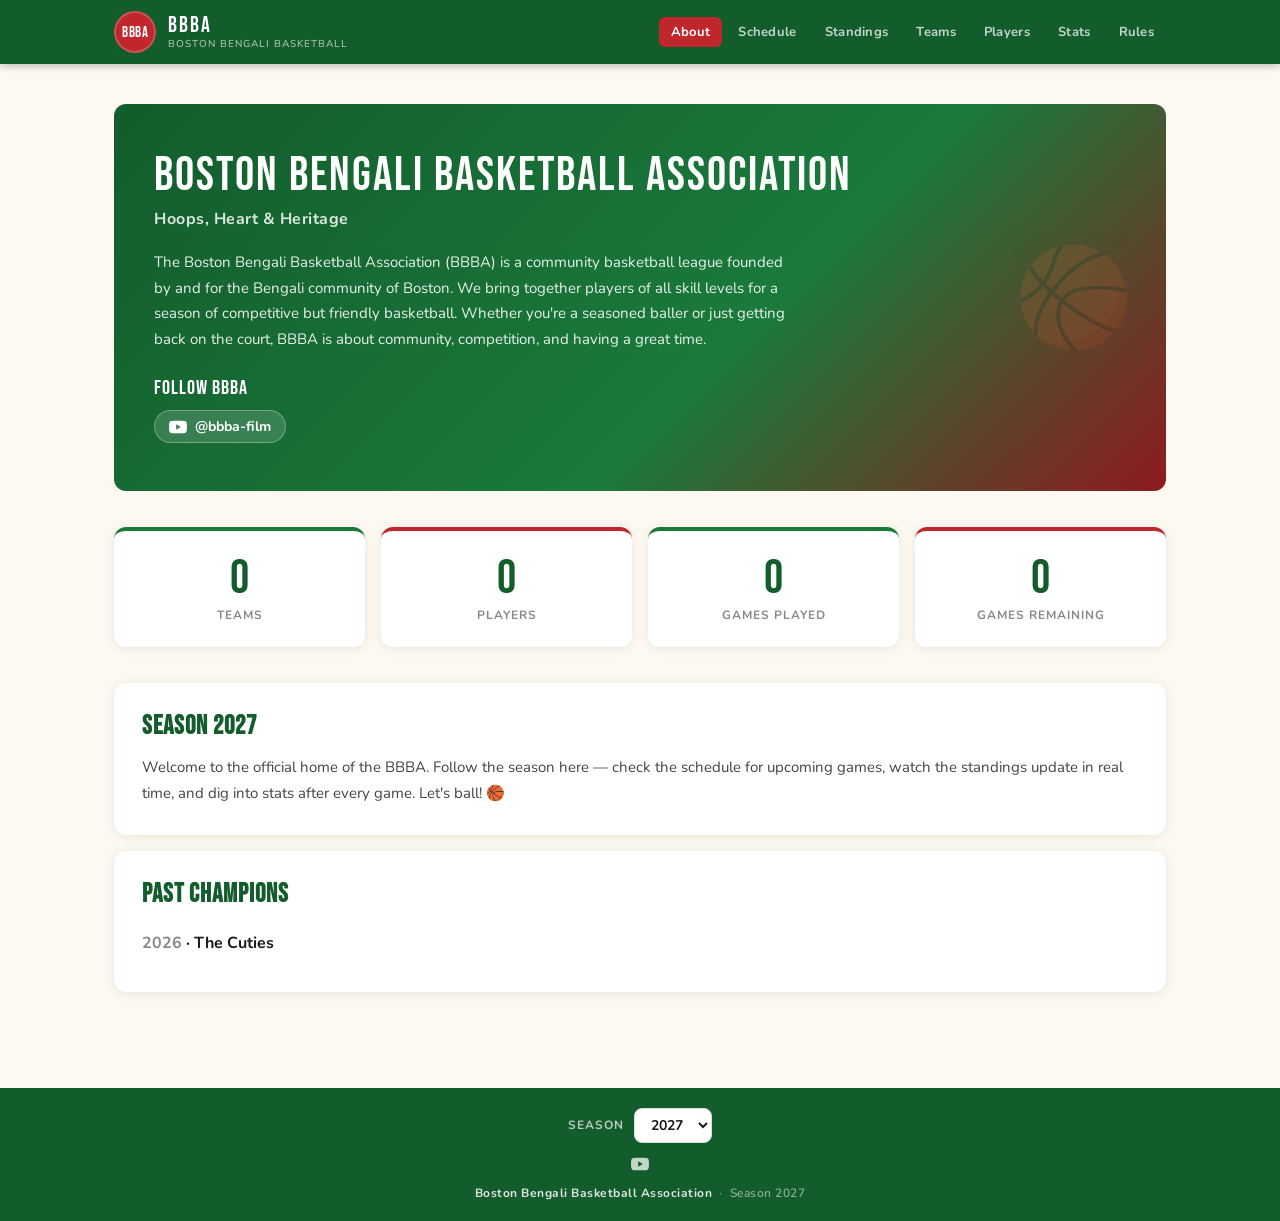
<file: index.html>
<!DOCTYPE html>
<html lang="en">
<head>
  <meta charset="UTF-8"/>
  <meta name="viewport" content="width=device-width, initial-scale=1.0"/>
  <title>BBBA — Boston Bengali Basketball Association</title>
  <link rel="stylesheet" href="css/styles.css"/>
</head>
<body>

<div id="site-header-placeholder"></div>

<main class="page-wrap">

  <div id="champion-banner" style="display:none;"></div>

  <div class="about-hero">
    <div class="about-hero-title league-name">Boston Bengali Basketball Association</div>
    <div class="about-hero-tagline league-tagline"></div>
    <p class="about-hero-text" id="about-text"></p>
    <div class="follow-bbba" id="follow-bbba" style="display:none;">
      <div class="follow-bbba-title">Follow BBBA</div>
      <div class="social-links" id="follow-bbba-links"></div>
    </div>
  </div>

  <div class="quick-stats" id="league-quick-stats"></div>

  <div class="card">
    <h2
      style="font-family:'Bebas Neue',sans-serif;font-size:26px;color:var(--green-dark);letter-spacing:1px;margin-bottom:12px;">
      Season <span class="current-season-label"></span>
    </h2>
    <p style="font-size:15px;line-height:1.75;color:var(--ink-soft);">
      Welcome to the official home of the BBBA. Follow the season here — check the schedule for upcoming games,
      watch the standings update in real time, and dig into stats after every game. Let's ball! 🏀
    </p>
  </div>

  <div class="card" id="past-champions" style="display:none;">
    <h2
      style="font-family:'Bebas Neue',sans-serif;font-size:26px;color:var(--green-dark);letter-spacing:1px;margin-bottom:12px;">
      Past Champions
    </h2>
    <ul class="past-champions-list" id="past-champions-list"></ul>
  </div>

</main>

<div id="site-footer-placeholder"></div>

<script src="js/config.js"></script>
<script src="js/players.js"></script>
<script src="js/app.js"></script>
</body>
</html>
</file>
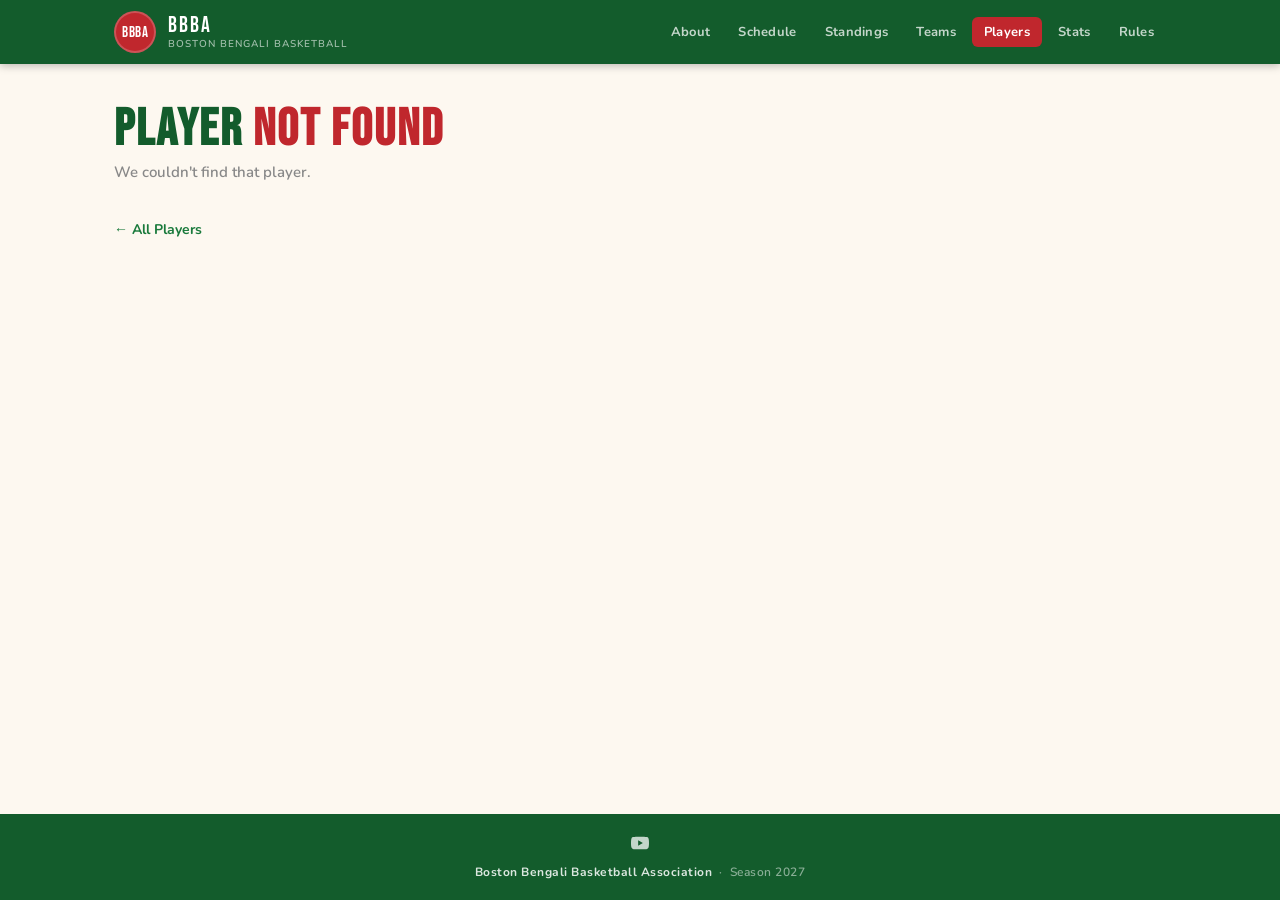
<file: player.html>
<!DOCTYPE html>
<html lang="en">
<head>
  <meta charset="UTF-8" />
  <meta name="viewport" content="width=device-width, initial-scale=1.0" />
  <title>Player — BBBA</title>
  <link rel="stylesheet" href="css/styles.css" />
</head>
<body>

  <div id="site-header-placeholder"></div>

  <main class="page-wrap">
    <div id="player-container"></div>
  </main>

  <div id="site-footer-placeholder"></div>

  <script src="js/config.js"></script>
  <script src="js/players.js"></script>
  <script src="js/app.js"></script>
</body>
</html>
</file>
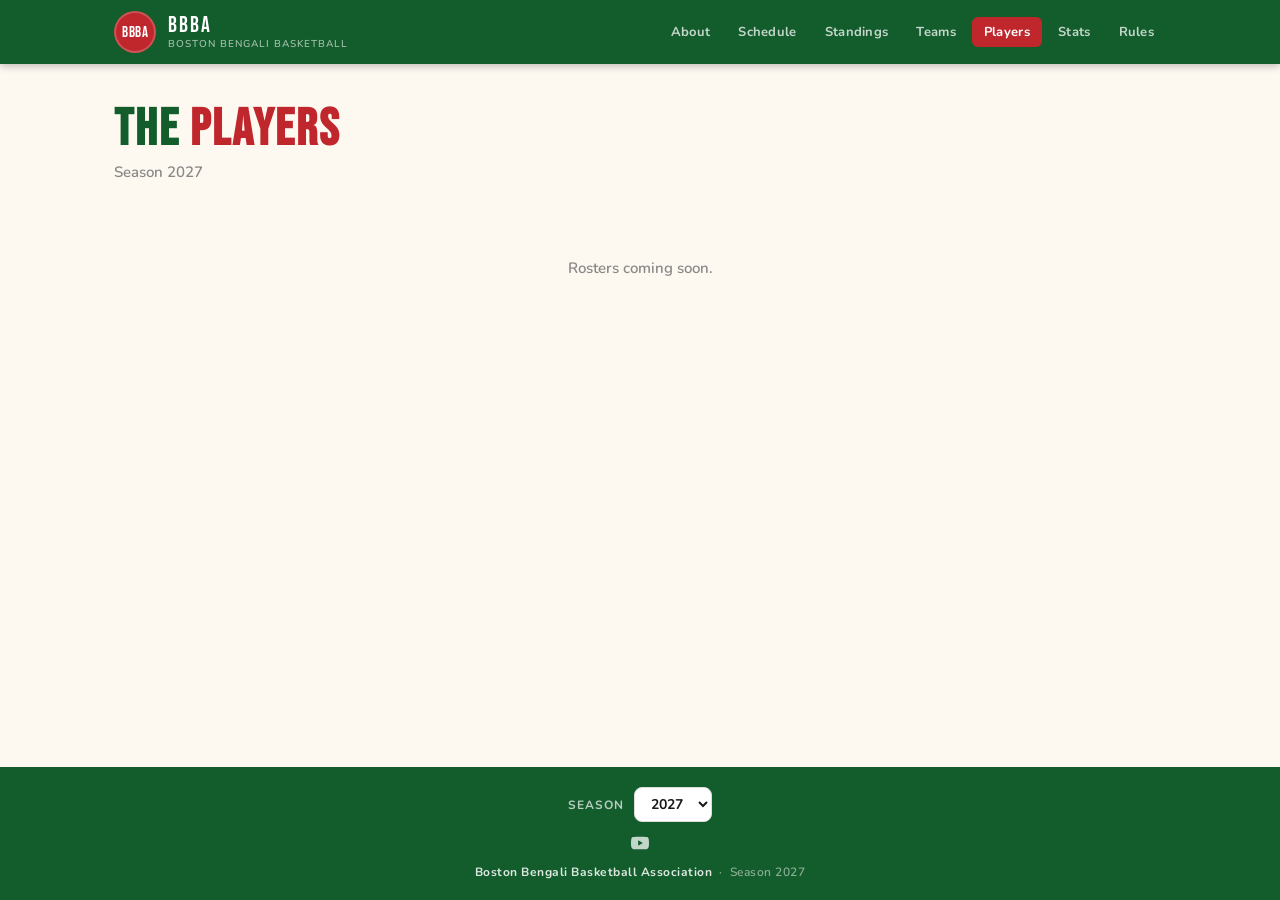
<file: players.html>
<!DOCTYPE html>
<html lang="en">
<head>
  <meta charset="UTF-8" />
  <meta name="viewport" content="width=device-width, initial-scale=1.0" />
  <title>Players — BBBA</title>
  <link rel="stylesheet" href="css/styles.css" />
</head>
<body>

  <div id="site-header-placeholder"></div>

  <main class="page-wrap">
    <div class="page-hero">
      <h1 class="page-title">The <span>Players</span></h1>
      <p class="page-subtitle">Season <span class="current-season-label"></span></p>
    </div>

    <div id="players-container"></div>
  </main>

  <div id="site-footer-placeholder"></div>

  <script src="js/config.js"></script>
  <script src="js/players.js"></script>
  <script src="js/app.js"></script>
</body>
</html>
</file>
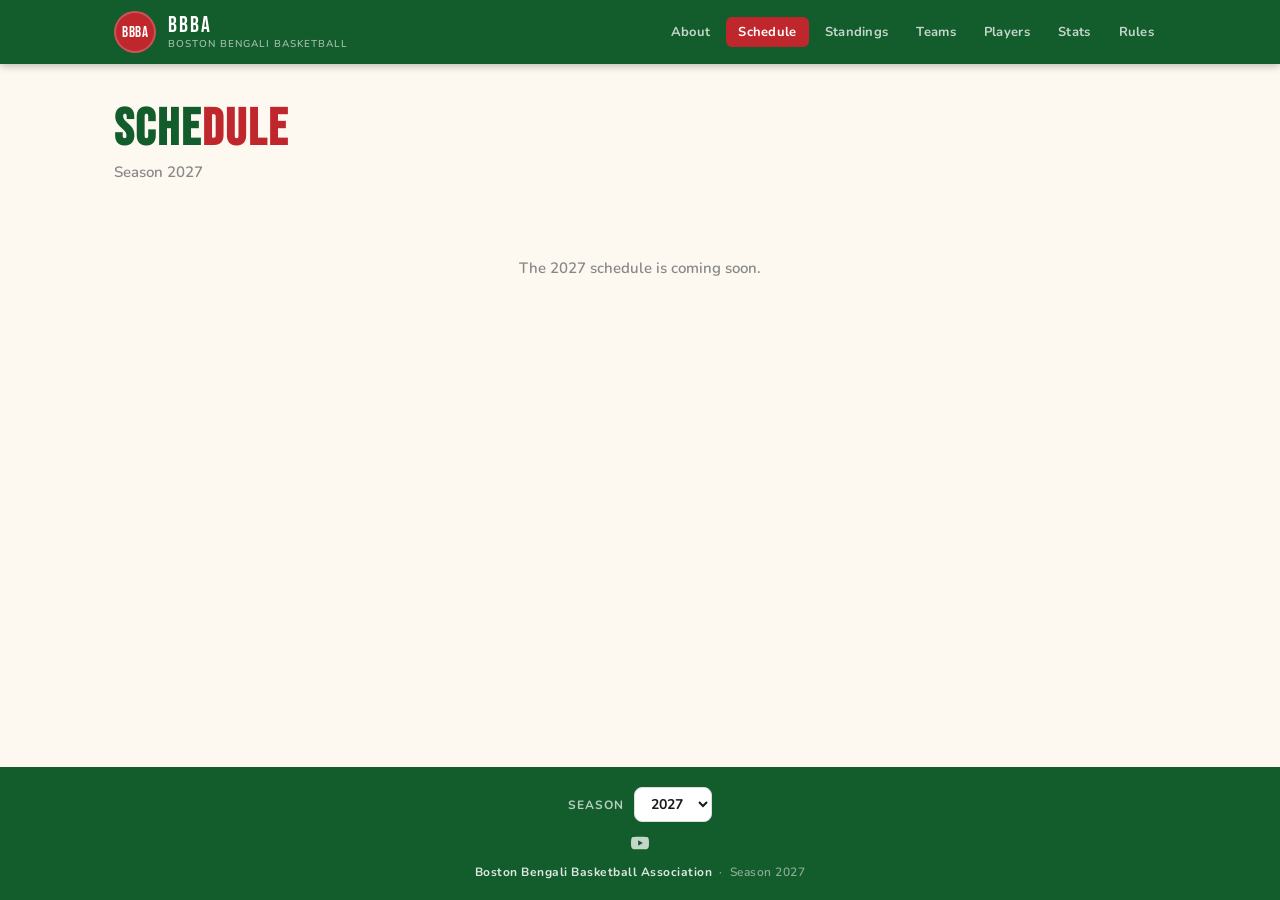
<file: schedule.html>
<!DOCTYPE html>
<html lang="en">
<head>
  <meta charset="UTF-8" />
  <meta name="viewport" content="width=device-width, initial-scale=1.0" />
  <title>Schedule — BBBA</title>
  <link rel="stylesheet" href="css/styles.css" />
</head>
<body>

  <div id="site-header-placeholder"></div>

  <main class="page-wrap">
    <div class="page-hero">
      <h1 class="page-title">Sche<span>dule</span></h1>
      <p class="page-subtitle">Season <span class="current-season-label"></span><span id="schedule-game-count"></span></p>
    </div>
    <div id="champion-banner" style="display:none;"></div>

    <div id="schedule-container"></div>
  </main>

  <div id="site-footer-placeholder"></div>

  <script src="js/config.js"></script>
  <script src="js/players.js"></script>
  <script src="js/app.js"></script>
</body>
</html>
</file>
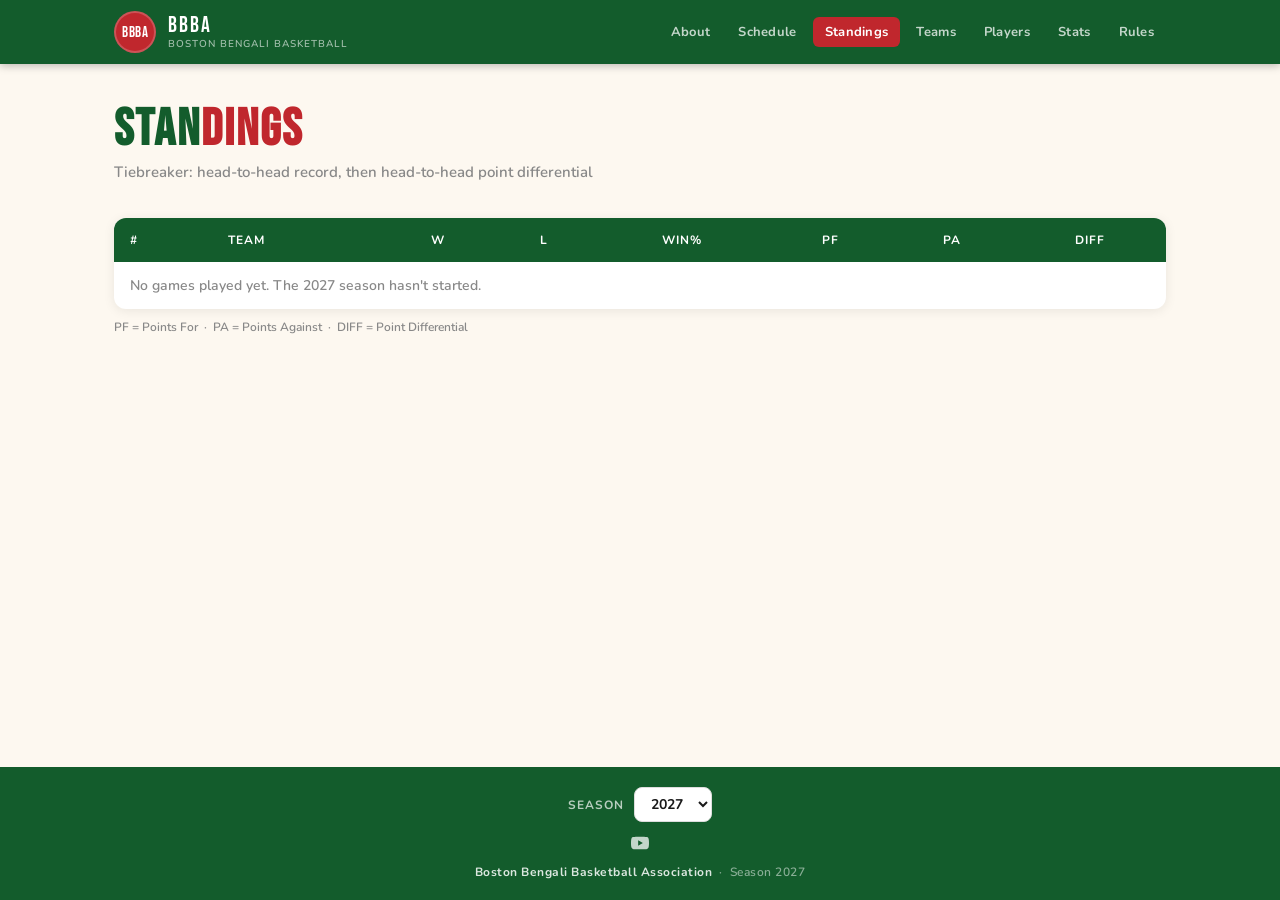
<file: standings.html>
<!DOCTYPE html>
<html lang="en">
<head>
  <meta charset="UTF-8" />
  <meta name="viewport" content="width=device-width, initial-scale=1.0" />
  <title>Standings — BBBA</title>
  <link rel="stylesheet" href="css/styles.css" />
</head>
<body>

  <div id="site-header-placeholder"></div>

  <main class="page-wrap">
    <div class="page-hero">
      <h1 class="page-title">Stan<span>dings</span></h1>
      <p class="page-subtitle">Tiebreaker: head-to-head record, then head-to-head point differential</p>
    </div>
    <div id="champion-banner" style="display:none;"></div>

    <div class="standings-wrap">
      <table class="standings-table">
        <thead>
          <tr>
            <th>#</th>
            <th class="team-col">Team</th>
            <th>W</th>
            <th>L</th>
            <th>Win%</th>
            <th>PF</th>
            <th>PA</th>
            <th>DIFF</th>
          </tr>
        </thead>
        <tbody id="standings-body"></tbody>
      </table>
    </div>
    <p class="standings-note">PF = Points For &nbsp;·&nbsp; PA = Points Against &nbsp;·&nbsp; DIFF = Point Differential</p>
  </main>

  <div id="site-footer-placeholder"></div>

  <script src="js/config.js"></script>
  <script src="js/players.js"></script>
  <script src="js/app.js"></script>
</body>
</html>
</file>
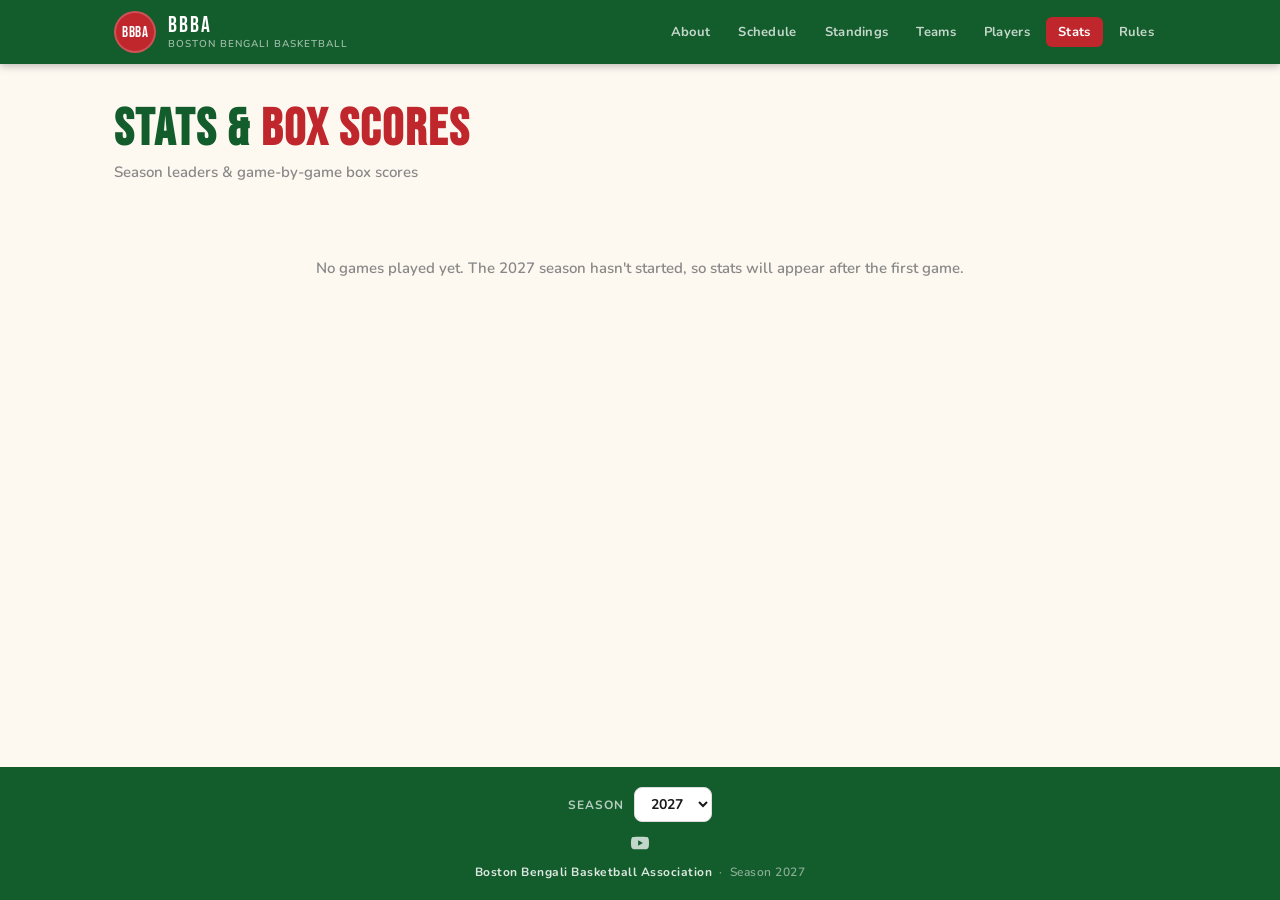
<file: stats.html>
<!DOCTYPE html>
<html lang="en">
<head>
  <meta charset="UTF-8" />
  <meta name="viewport" content="width=device-width, initial-scale=1.0" />
  <title>Stats — BBBA</title>
  <link rel="stylesheet" href="css/styles.css" />
</head>
<body>

  <div id="site-header-placeholder"></div>

  <main class="page-wrap">
    <div class="page-hero">
      <h1 class="page-title">Stats &amp; <span>Box Scores</span></h1>
      <p class="page-subtitle">Season leaders &amp; game-by-game box scores</p>
    </div>

    <div id="stats-container"></div>
  </main>

  <div id="site-footer-placeholder"></div>

  <script src="js/config.js"></script>
  <script src="js/players.js"></script>
  <script src="js/app.js"></script>
</body>
</html>
</file>
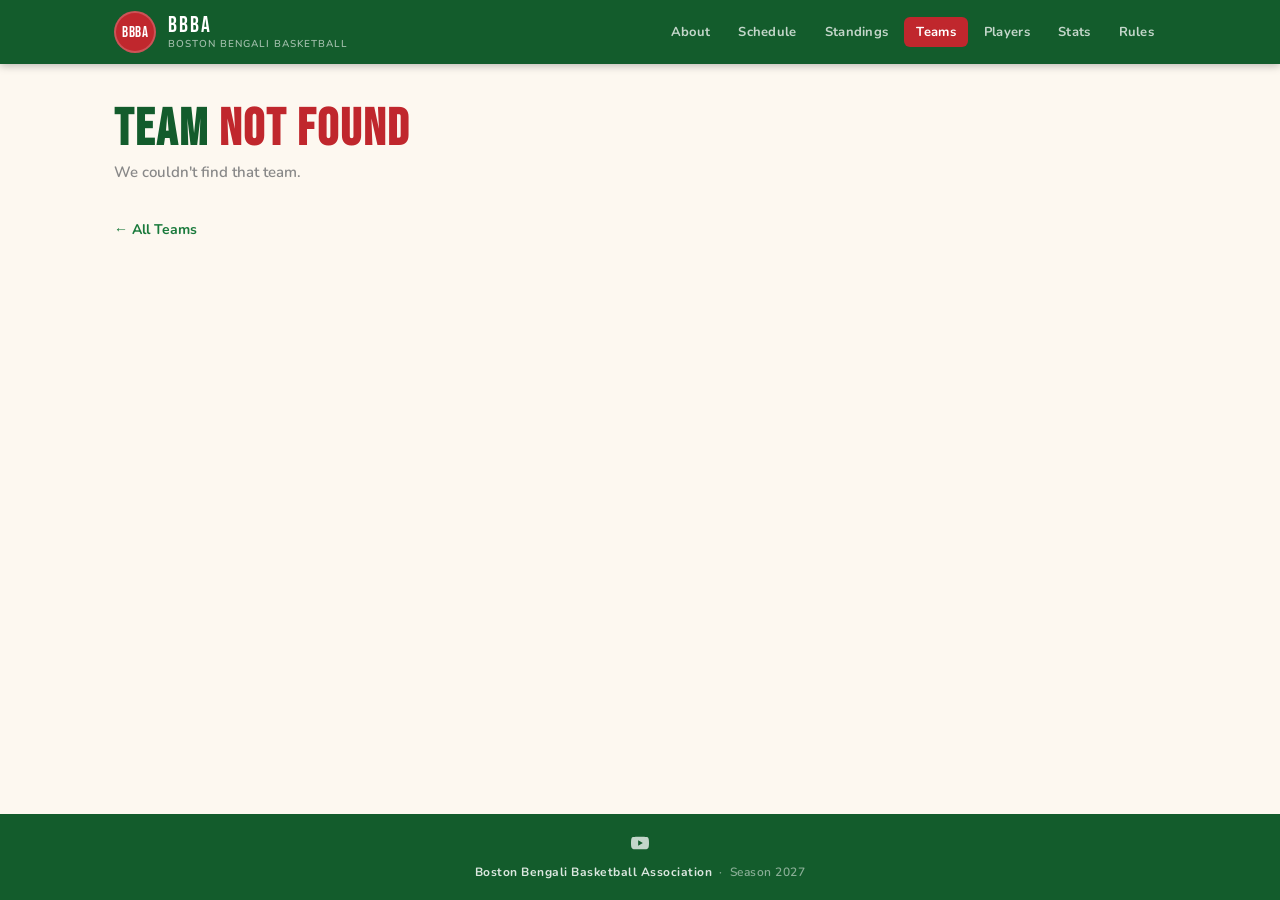
<file: team.html>
<!DOCTYPE html>
<html lang="en">
<head>
  <meta charset="UTF-8" />
  <meta name="viewport" content="width=device-width, initial-scale=1.0" />
  <title>Team — BBBA</title>
  <link rel="stylesheet" href="css/styles.css" />
</head>
<body>

  <div id="site-header-placeholder"></div>

  <main class="page-wrap">
    <div id="team-container"></div>
  </main>

  <div id="site-footer-placeholder"></div>

  <script src="js/config.js"></script>
  <script src="js/players.js"></script>
  <script src="js/app.js"></script>
</body>
</html>
</file>
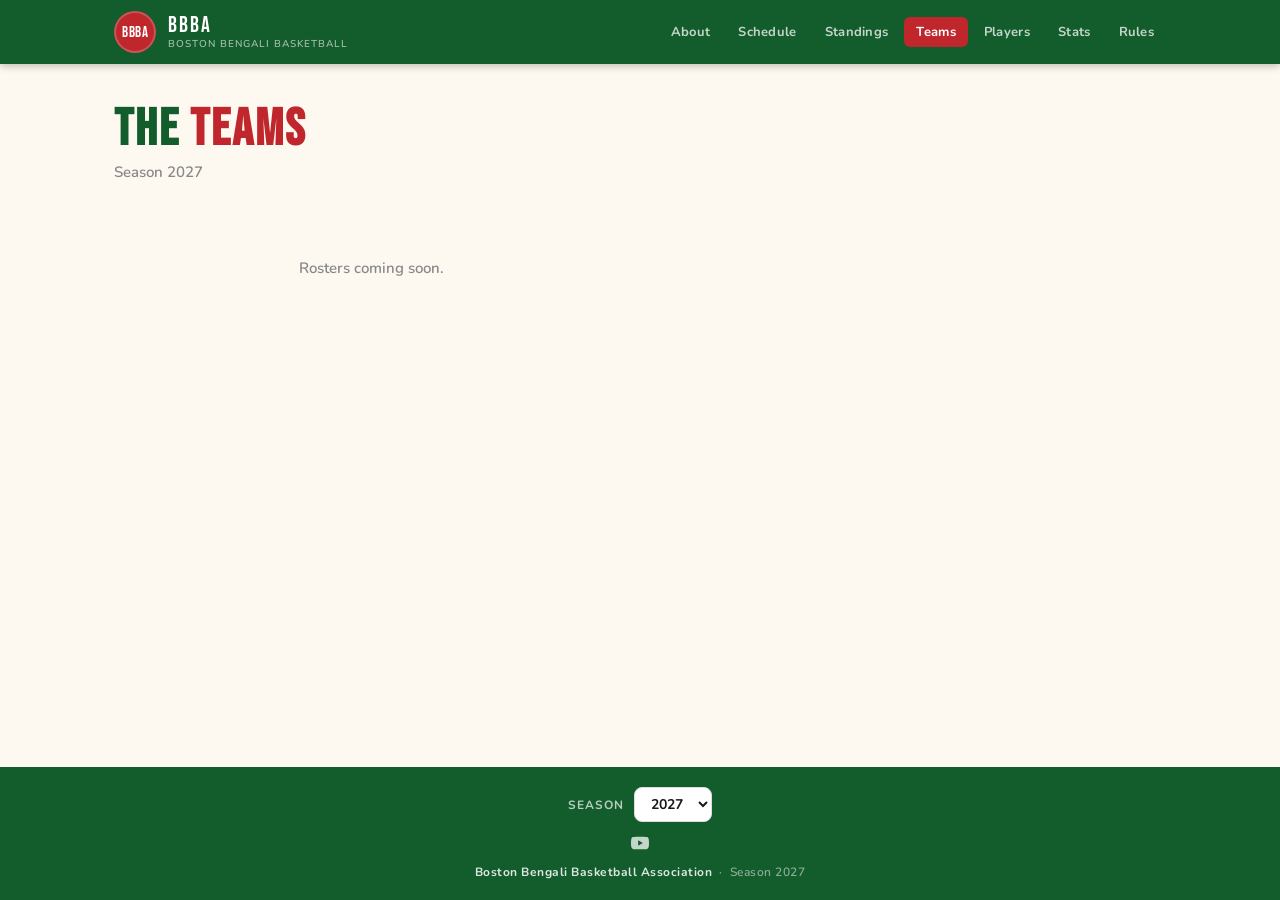
<file: teams.html>
<!DOCTYPE html>
<html lang="en">
<head>
  <meta charset="UTF-8" />
  <meta name="viewport" content="width=device-width, initial-scale=1.0" />
  <title>Teams — BBBA</title>
  <link rel="stylesheet" href="css/styles.css" />
</head>
<body>

  <div id="site-header-placeholder"></div>

  <main class="page-wrap">
    <div class="page-hero">
      <h1 class="page-title">The <span>Teams</span></h1>
      <p class="page-subtitle">Season <span class="current-season-label"></span></p>
    </div>
    <div id="champion-banner" style="display:none;"></div>

    <div class="teams-grid" id="teams-container"></div>
  </main>

  <div id="site-footer-placeholder"></div>

  <script src="js/config.js"></script>
  <script src="js/players.js"></script>
  <script src="js/app.js"></script>
</body>
</html>
</file>
<file: css/styles.css>
@import url('https://fonts.googleapis.com/css2?family=Bebas+Neue&family=Nunito:wght@400;600;700;800&display=swap');

/* ─── Variables ─────────────────────────────────────────────────────────────── */
:root {
    --green:       #1a7a3c;
    --green-dark:  #135c2c;
    --green-light: #e8f5ed;
    --red:         #c0272d;
    --red-dark:    #8f1a1f;
    --red-light:   #fdecea;
    --cream:       #fdf8f0;
    --ink:         #1a1a1a;
    --ink-soft:    #444;
    --muted:       #888;
    --border:      #ddd;
    --card-bg:     #ffffff;
    --shadow:      0 2px 12px rgba(0,0,0,0.08);
    --radius:      12px;
    --nav-h:       64px;
}

/* ─── Reset ──────────────────────────────────────────────────────────────────── */
*, *::before, *::after { box-sizing: border-box; margin: 0; padding: 0; }
html { scroll-behavior: smooth; }
body {
    font-family: 'Nunito', sans-serif;
    background: var(--cream);
    color: var(--ink);
    min-height: 100vh;
    display: flex;
    flex-direction: column;
}
a { color: inherit; text-decoration: none; }
img { display: block; max-width: 100%; }

/* ─── Header & Nav ───────────────────────────────────────────────────────────── */
.site-header {
    background: var(--green-dark);
    position: sticky;
    top: 0;
    z-index: 100;
    box-shadow: 0 2px 8px rgba(0,0,0,0.25);
}

.header-inner {
    max-width: 1100px;
    margin: 0 auto;
    padding: 0 24px;
    height: var(--nav-h);
    display: flex;
    align-items: center;
    justify-content: space-between;
    gap: 16px;
}

.logo-wrap {
    display: flex;
    align-items: center;
    gap: 12px;
    flex-shrink: 0;
}

.logo-icon {
    width: 42px;
    height: 42px;
    background: var(--red);
    border-radius: 50%;
    display: flex;
    align-items: center;
    justify-content: center;
    font-family: 'Bebas Neue', sans-serif;
    font-size: 15px;
    color: #fff;
    letter-spacing: 0.5px;
    flex-shrink: 0;
    border: 2px solid rgba(255,255,255,0.2);
}

.logo-text {
    display: flex;
    flex-direction: column;
    line-height: 1.1;
}

.logo-abbr {
    font-family: 'Bebas Neue', sans-serif;
    font-size: 22px;
    color: #fff;
    letter-spacing: 2px;
}

.logo-sub {
    font-size: 10px;
    color: rgba(255,255,255,0.6);
    font-weight: 600;
    letter-spacing: 1px;
    text-transform: uppercase;
}

.site-nav {
    display: flex;
    align-items: center;
    gap: 4px;
}

.nav-link {
    font-size: 13px;
    font-weight: 700;
    color: rgba(255,255,255,0.75);
    padding: 6px 12px;
    border-radius: 6px;
    transition: background 0.15s, color 0.15s;
    letter-spacing: 0.3px;
    white-space: nowrap;
}

.nav-link:hover {
    background: rgba(255,255,255,0.12);
    color: #fff;
}

.nav-link.active {
    background: var(--red);
    color: #fff;
}

/* ─── Page Wrapper ───────────────────────────────────────────────────────────── */
.page-wrap {
    max-width: 1100px;
    margin: 0 auto;
    padding: 40px 24px 80px;
    flex: 1;
    width: 100%;
}

.page-hero {
    margin-bottom: 36px;
}

.page-title {
    font-family: 'Bebas Neue', sans-serif;
    font-size: 52px;
    color: var(--green-dark);
    letter-spacing: 2px;
    line-height: 1;
}

.page-title span {
    color: var(--red);
}

.page-subtitle {
    font-size: 15px;
    color: var(--muted);
    margin-top: 6px;
    font-weight: 600;
}

.section-subheading {
    font-family: 'Bebas Neue', sans-serif;
    font-size: 28px;
    color: var(--green-dark);
    letter-spacing: 1.5px;
    margin: 36px 0 16px;
}

.section-subheading:first-child { margin-top: 0; }

/* ─── Footer ─────────────────────────────────────────────────────────────────── */
.site-footer {
    background: var(--green-dark);
    color: rgba(255,255,255,0.5);
    text-align: center;
    padding: 20px 24px;
    font-size: 12px;
    font-weight: 600;
    letter-spacing: 0.5px;
}

.site-footer strong {
    color: rgba(255,255,255,0.85);
}

/* ─── About Page ─────────────────────────────────────────────────────────────── */
.about-hero {
    background: linear-gradient(135deg, var(--green-dark) 0%, var(--green) 60%, var(--red-dark) 100%);
    border-radius: var(--radius);
    padding: 48px 40px;
    color: #fff;
    margin-bottom: 36px;
    position: relative;
    overflow: hidden;
}

.about-hero::before {
    content: "🏀";
    position: absolute;
    right: 32px;
    top: 50%;
    transform: translateY(-50%);
    font-size: 96px;
    opacity: 0.15;
    pointer-events: none;
}

.about-hero-title {
    font-family: 'Bebas Neue', sans-serif;
    font-size: 48px;
    letter-spacing: 2px;
    line-height: 1;
    margin-bottom: 8px;
}

.about-hero-tagline {
    font-size: 16px;
    font-weight: 700;
    opacity: 0.85;
    margin-bottom: 20px;
    letter-spacing: 0.5px;
}

.about-hero-text {
    font-size: 15px;
    line-height: 1.7;
    opacity: 0.9;
    max-width: 640px;
}

.quick-stats {
    display: grid;
    grid-template-columns: repeat(4, 1fr);
    gap: 16px;
    margin-bottom: 36px;
}

.quick-stat {
    background: var(--card-bg);
    border-radius: var(--radius);
    padding: 24px 16px;
    text-align: center;
    box-shadow: var(--shadow);
    border-top: 4px solid var(--green);
}

.quick-stat:nth-child(even) {
    border-top-color: var(--red);
}

.qs-num {
    display: block;
    font-family: 'Bebas Neue', sans-serif;
    font-size: 48px;
    color: var(--green-dark);
    line-height: 1;
}

.qs-label {
    display: block;
    font-size: 12px;
    font-weight: 700;
    color: var(--muted);
    letter-spacing: 1px;
    text-transform: uppercase;
    margin-top: 4px;
}

/* ─── Cards & Shared ─────────────────────────────────────────────────────────── */
.card {
    background: var(--card-bg);
    border-radius: var(--radius);
    box-shadow: var(--shadow);
    padding: 28px;
    margin-bottom: 16px;
}

.empty-state {
    color: var(--muted);
    font-size: 15px;
    font-weight: 600;
    text-align: center;
    padding: 40px 0;
}

.back-link {
    display: inline-block;
    font-size: 14px;
    font-weight: 700;
    color: var(--green);
    margin-bottom: 24px;
    transition: color 0.15s;
}

.back-link:hover { color: var(--green-dark); }

/* ─── Schedule ───────────────────────────────────────────────────────────────── */
.game-card {
    background: var(--card-bg);
    border-radius: var(--radius);
    box-shadow: var(--shadow);
    padding: 20px 24px;
    margin-bottom: 12px;
    display: flex;
    align-items: center;
    gap: 20px;
    flex-wrap: wrap;
}

.game-card.upcoming {
    border-left: 4px solid var(--border);
    opacity: 0.85;
}

.game-card.completed {
    border-left: 4px solid var(--green);
}

.game-date {
    font-size: 13px;
    font-weight: 700;
    color: var(--muted);
    min-width: 100px;
    letter-spacing: 0.3px;
}

.game-matchup {
    display: flex;
    align-items: center;
    gap: 12px;
    flex: 1;
    flex-wrap: wrap;
}

.team-name {
    font-size: 16px;
    font-weight: 700;
    color: var(--ink-soft);
}

.team-name.winner {
    color: var(--green-dark);
}

.score-block {
    display: flex;
    align-items: center;
    gap: 6px;
    font-family: 'Bebas Neue', sans-serif;
    font-size: 24px;
}

.score-win  { color: var(--green-dark); }
.score-loss { color: var(--muted); }
.score-sep  { color: var(--border); font-size: 20px; }

.vs-badge {
    background: var(--green-light);
    color: var(--green-dark);
    font-size: 11px;
    font-weight: 800;
    padding: 3px 8px;
    border-radius: 4px;
    letter-spacing: 1px;
}

.game-card-links {
    display: flex;
    align-items: center;
    gap: 12px;
    margin-left: auto;
}

.box-score-link {
    font-size: 13px;
    font-weight: 700;
    color: var(--red);
    white-space: nowrap;
    transition: color 0.15s;
}

.box-score-link:hover { color: var(--red-dark); }

.yt-link-inline {
    font-size: 12px;
    font-weight: 700;
    color: #fff;
    background: #ff0000;
    padding: 3px 8px;
    border-radius: 4px;
    white-space: nowrap;
    transition: background 0.15s;
}

.yt-link-inline:hover { background: #cc0000; }

/* ─── Standings ──────────────────────────────────────────────────────────────── */
.standings-wrap {
    background: var(--card-bg);
    border-radius: var(--radius);
    box-shadow: var(--shadow);
    overflow: hidden;
}

.standings-table {
    width: 100%;
    border-collapse: collapse;
}

.standings-table thead {
    background: var(--green-dark);
    color: #fff;
}

.standings-table th {
    padding: 14px 16px;
    font-size: 12px;
    font-weight: 700;
    letter-spacing: 1px;
    text-transform: uppercase;
    text-align: left;
}

.standings-table th:not(:first-child):not(.team-col) { text-align: center; }

.standings-table td {
    padding: 14px 16px;
    font-size: 14px;
    font-weight: 600;
    border-bottom: 1px solid var(--border);
    text-align: left;
}

.standings-table td:not(:first-child):not(.team-col) { text-align: center; }

.standings-table tbody tr:last-child td { border-bottom: none; }

.standings-table tbody tr:hover { background: var(--green-light); }

.standings-table .leader-row { background: #fffbe6; }
.standings-table .leader-row:hover { background: #fff5c2; }

.rank { color: var(--muted); font-size: 13px; width: 32px; }
.team-col { font-weight: 800; }
.pos-diff { color: var(--green); font-weight: 800; }
.neg-diff { color: var(--red);   font-weight: 800; }

.standings-note {
    font-size: 12px;
    color: var(--muted);
    margin-top: 10px;
    font-weight: 600;
}

/* ─── Teams ──────────────────────────────────────────────────────────────────── */
.teams-grid {
    display: grid;
    grid-template-columns: repeat(2, 1fr);
    gap: 24px;
}

.team-card {
    background: var(--card-bg);
    border-radius: var(--radius);
    box-shadow: var(--shadow);
    overflow: hidden;
}

.team-card-title {
    font-family: 'Bebas Neue', sans-serif;
    font-size: 28px;
    letter-spacing: 1.5px;
    background: var(--green-dark);
    color: #fff;
    padding: 16px 20px;
}

.team-card:nth-child(even) .team-card-title {
    background: var(--red-dark);
}

.roster-table {
    width: 100%;
    border-collapse: collapse;
    font-size: 13px;
}

.roster-table thead tr {
    background: var(--green-light);
}

.roster-table th {
    padding: 10px 12px;
    font-size: 11px;
    font-weight: 700;
    letter-spacing: 0.8px;
    text-transform: uppercase;
    color: var(--green-dark);
    text-align: left;
}

.roster-table th:not(:first-child) { text-align: center; }

.roster-table td {
    padding: 10px 12px;
    border-bottom: 1px solid var(--border);
    font-weight: 600;
    text-align: left;
}

.roster-table td:not(:first-child) { text-align: center; color: var(--ink-soft); }

.roster-table tbody tr:last-child td { border-bottom: none; }
.roster-table tbody tr:hover { background: #f9f9f9; }

.player-name { font-weight: 700; }

.team-card .empty-state { padding: 24px; text-align: left; }

.unassigned-card { grid-column: 1 / -1; }

.unassigned-title {
    background: var(--muted) !important;
    display: flex;
    align-items: center;
    gap: 10px;
}

.unassigned-count {
    background: rgba(255,255,255,0.25);
    font-family: 'Nunito', sans-serif;
    font-size: 13px;
    font-weight: 800;
    padding: 2px 8px;
    border-radius: 99px;
}

/* ─── Stats ──────────────────────────────────────────────────────────────────── */
.leaders-grid {
    display: grid;
    grid-template-columns: repeat(3, 1fr);
    gap: 24px;
}

.leaders-block {
    background: var(--card-bg);
    border-radius: var(--radius);
    box-shadow: var(--shadow);
    overflow: hidden;
}

.leaders-block.full-width {
    grid-column: 1 / -1;
}

.leaders-title {
    font-family: 'Bebas Neue', sans-serif;
    font-size: 22px;
    letter-spacing: 1.5px;
    background: var(--red-dark);
    color: #fff;
    padding: 12px 16px;
}

.leaders-block:first-child .leaders-title { background: var(--green-dark); }
.leaders-block:nth-child(2) .leaders-title { background: var(--green); }

.leader-row { background: #fffbe6 !important; }
.leader-row .player-name::after {
    content: " 👑";
    font-size: 11px;
}

/* Box score */
.box-score-header {
    display: flex;
    align-items: center;
    justify-content: space-between;
    background: var(--card-bg);
    border-radius: var(--radius);
    box-shadow: var(--shadow);
    padding: 28px 32px;
    margin-bottom: 24px;
    gap: 16px;
}

.bs-team {
    text-align: center;
    flex: 1;
}

.bs-team-name {
    font-size: 14px;
    font-weight: 700;
    color: var(--muted);
    text-transform: uppercase;
    letter-spacing: 1px;
    margin-bottom: 6px;
}

.bs-score {
    font-family: 'Bebas Neue', sans-serif;
    font-size: 64px;
    color: var(--ink);
    line-height: 1;
}

.bs-winner .bs-score { color: var(--green-dark); }
.bs-winner .bs-team-name { color: var(--green-dark); }

.bs-date {
    font-size: 13px;
    font-weight: 700;
    color: var(--muted);
    text-align: center;
}

.yt-link {
    display: inline-block;
    margin-top: 8px;
    font-size: 12px;
    font-weight: 700;
    color: #fff;
    background: #ff0000;
    padding: 4px 10px;
    border-radius: 4px;
    letter-spacing: 0.3px;
    transition: background 0.15s;
}

.yt-link:hover { background: #cc0000; }

.totals-row {
    border-top: 2px solid var(--border);
    background: var(--green-light);
}

.totals-row td {
    font-weight: 800;
    color: var(--green-dark);
}

.box-team-label {
    font-family: 'Bebas Neue', sans-serif;
    font-size: 22px;
    letter-spacing: 1px;
    color: var(--green-dark);
    margin: 24px 0 8px;
}

.box-score-list {
    display: flex;
    flex-direction: column;
}

.box-score-item {
    display: flex;
    align-items: center;
    gap: 16px;
    padding: 14px 16px;
    border-bottom: 1px solid var(--border);
    transition: background 0.15s;
    font-size: 14px;
    font-weight: 600;
}

.box-score-item:last-child { border-bottom: none; }
.box-score-item:hover { background: var(--green-light); }

.bsi-date { color: var(--muted); font-size: 13px; min-width: 100px; }
.bsi-matchup { flex: 1; }
.bsi-winner { color: var(--green-dark); font-weight: 800; }
.bsi-sep { color: var(--muted); margin: 0 6px; }
.bsi-arrow { color: var(--red); font-weight: 700; }

/* ─── Rules ──────────────────────────────────────────────────────────────────── */
.rules-section {
    background: var(--card-bg);
    border-radius: var(--radius);
    box-shadow: var(--shadow);
    padding: 32px;
    margin-bottom: 20px;
}

.rules-section h2 {
    font-family: 'Bebas Neue', sans-serif;
    font-size: 26px;
    color: var(--green-dark);
    letter-spacing: 1px;
    margin-bottom: 12px;
    padding-bottom: 8px;
    border-bottom: 2px solid var(--green-light);
}

.rules-section p, .rules-section li {
    font-size: 15px;
    line-height: 1.75;
    color: var(--ink-soft);
    margin-bottom: 8px;
}

.rules-section ul, .rules-section ol {
    padding-left: 20px;
}

/* ─── Season Switcher ────────────────────────────────────────────────────────── */
.season-switcher-wrap {
    display: flex;
    align-items: center;
    gap: 10px;
    margin-bottom: 28px;
}

.switcher-label {
    font-size: 12px;
    font-weight: 700;
    color: var(--muted);
    text-transform: uppercase;
    letter-spacing: 1px;
}

.season-select {
    font-family: 'Nunito', sans-serif;
    font-size: 14px;
    font-weight: 700;
    color: var(--ink);
    background: var(--card-bg);
    border: 1.5px solid var(--border);
    border-radius: 8px;
    padding: 6px 12px;
    cursor: pointer;
    transition: border-color 0.15s;
}

.season-select:hover { border-color: var(--green); }
.season-select:focus { outline: none; border-color: var(--green); }

/* In the footer: centred above the league line, light text on the dark green */
.footer-season-switcher {
    justify-content: center;
    margin-bottom: 12px;
}

.footer-season-switcher .switcher-label { color: rgba(255,255,255,0.7); }
.footer-season-switcher .season-select:hover,
.footer-season-switcher .season-select:focus { border-color: #fff; }

/* ─── Past-Season Bar ────────────────────────────────────────────────────────── */
/* Strip along the bottom of the sticky header while a non-current season is shown */
.past-season-bar {
    background: var(--green-light);
    color: var(--green-dark);
    border-top: 2px solid var(--red);
    font-size: 14px;
    font-weight: 700;
}

.past-season-bar[hidden] { display: none; }

.past-season-inner {
    max-width: 1100px;
    margin: 0 auto;
    padding: 8px 24px;
    text-align: center;
}

.past-season-sep {
    margin: 0 6px;
    color: var(--muted);
}

.past-season-back {
    color: var(--red);
    text-decoration: underline;
    white-space: nowrap;
}

.past-season-back:hover { color: var(--red-dark); }

/* ─── Stats Section Heading ──────────────────────────────────────────────────── */
.stats-section-heading {
    font-family: 'Bebas Neue', sans-serif;
    font-size: 32px;
    color: var(--green-dark);
    letter-spacing: 2px;
    margin-bottom: 16px;
}

/* ─── Playoff Cards ──────────────────────────────────────────────────────────── */
.playoff-heading {
    color: var(--red-dark);
}

.playoff-card {
    border-left-color: #c9910a !important;
    background: #fffdf5;
}

.round-badge {
    display: inline-block;
    background: #c9910a;
    color: #fff;
    font-size: 10px;
    font-weight: 800;
    letter-spacing: 1px;
    text-transform: uppercase;
    padding: 2px 7px;
    border-radius: 4px;
    margin-right: 8px;
}

.tbd-label {
    font-size: 14px;
    font-weight: 700;
    color: var(--muted);
    font-style: italic;
}

/* ─── Championship Banner ────────────────────────────────────────────────────── */
.champion-banner {
    background: linear-gradient(135deg, #b8860b, #ffd700, #b8860b);
    border-radius: var(--radius);
    padding: 28px 32px;
    margin-bottom: 28px;
    box-shadow: 0 4px 20px rgba(201, 145, 10, 0.4);
    text-align: center;
    overflow: hidden;
}

.champion-header {
    display: flex;
    align-items: center;
    justify-content: center;
    gap: 20px;
    margin-bottom: 20px;
}

.champion-trophy {
    font-size: 48px;
    line-height: 1;
}

.champion-label {
    font-size: 13px;
    font-weight: 800;
    letter-spacing: 2px;
    text-transform: uppercase;
    color: #5a3a00;
    margin-bottom: 4px;
}

.champion-name {
    font-family: 'Bebas Neue', sans-serif;
    font-size: 48px;
    color: #3a2400;
    letter-spacing: 2px;
    line-height: 1;
}

.champion-photo {
    width: 100%;
    max-height: 550px;
    object-fit: cover;
    border-radius: 8px;
    display: block;
}

/* ─── Team Links & Team Page ────────────────────────────────────────────────── */
.team-link:hover { text-decoration: underline; }

.team-hero .page-title { margin-bottom: 4px; }

.team-playoff-result {
    display: inline-block;
    margin-top: 12px;
    padding: 4px 12px;
    border-radius: 99px;
    background: var(--red-light);
    color: var(--red-dark);
    font-weight: 800;
    font-size: 14px;
}

.team-playoff-result.is-champion {
    background: #fff5c2;
    color: #8a6200;
}

.team-photo {
    width: 100%;
    max-height: 480px;
    object-fit: cover;
    border-radius: var(--radius);
    margin-top: 20px;
}

.team-section { margin-top: 24px; }

.playoff-title { background: #c9910a !important; }

/* Wide tables scroll sideways on narrow screens instead of squashing */
.table-scroll { overflow-x: auto; }
.table-scroll .roster-table td,
.table-scroll .roster-table th { white-space: nowrap; }

.team-stats-table td.pos-diff { color: var(--green); font-weight: 800; }
.team-stats-table td.neg-diff { color: var(--red);   font-weight: 800; }

.result-win  { color: var(--green); font-weight: 800; }
.result-loss { color: var(--red);   font-weight: 800; }

.team-game-links { display: flex; gap: 10px; align-items: center; justify-content: flex-end; }

/* ─── Player Links & Player Page ────────────────────────────────────────────── */
.player-link:hover { text-decoration: underline; }

.player-season-heading { margin-top: 40px; }

/* ─── Past Champions (Home) ─────────────────────────────────────────────────── */
.past-champions-list { list-style: none; }

.past-champions-list li {
    padding: 10px 0;
    border-bottom: 1px solid var(--border);
    font-size: 16px;
    font-weight: 700;
}

.past-champions-list li:last-child { border-bottom: none; }

.past-champion-season { color: var(--muted); }

/* ─── Social Links (footer + Follow BBBA on Home) ───────────────────────────── */
.social-links { display: flex; flex-wrap: wrap; gap: 10px; align-items: center; }

.social-link {
    display: inline-flex;
    align-items: center;
    gap: 8px;
    color: inherit;
    text-decoration: none;
}

.social-icon { width: 18px; height: 18px; fill: currentColor; flex-shrink: 0; }

.footer-social { justify-content: center; gap: 16px; margin-bottom: 12px; }
.footer-social .social-link { color: rgba(255,255,255,0.75); }
.footer-social .social-link:hover { color: #fff; }

.follow-bbba { margin-top: 24px; }

.follow-bbba-title {
    font-family: 'Bebas Neue', sans-serif;
    font-size: 20px;
    letter-spacing: 1px;
    margin-bottom: 10px;
}

.follow-bbba .social-link {
    background: rgba(255,255,255,0.15);
    border: 1px solid rgba(255,255,255,0.3);
    border-radius: 999px;
    padding: 6px 14px;
    font-size: 14px;
    font-weight: 700;
    color: #fff;
}

.follow-bbba .social-link:hover { background: rgba(255,255,255,0.28); }

/* ─── Players Page ───────────────────────────────────────────────────────────── */
.players-list {
    list-style: none;
    background: var(--card-bg);
    border-radius: var(--radius);
    box-shadow: var(--shadow);
    padding: 20px 28px;
    columns: 3;
    column-gap: 32px;
}

.players-list li {
    break-inside: avoid;
    padding: 8px 0;
    border-bottom: 1px solid var(--border);
    font-weight: 700;
}

.sub-note { font-size: 12px; color: var(--muted); font-weight: 600; }

/* ─── Hamburger Button ───────────────────────────────────────────────────────── */
.hamburger {
    display: none;
    flex-direction: column;
    justify-content: center;
    gap: 5px;
    background: none;
    border: none;
    cursor: pointer;
    padding: 8px;
    margin-left: auto;
    z-index: 200;
}

.ham-bar {
    display: block;
    width: 24px;
    height: 2px;
    background: #fff;
    border-radius: 2px;
    transition: transform 0.2s, opacity 0.2s;
}

/* Animate to X when open */
.hamburger.is-active .ham-bar:nth-child(1) { transform: translateY(7px) rotate(45deg); }
.hamburger.is-active .ham-bar:nth-child(2) { opacity: 0; }
.hamburger.is-active .ham-bar:nth-child(3) { transform: translateY(-7px) rotate(-45deg); }

/* ─── Responsive ──────────────────────────────────────────────────────────────── */
/* Seven menu items: tighten them so the desktop nav still fits just above the hamburger breakpoint */
@media (max-width: 960px) {
    .nav-link { padding: 6px 8px; }
}

@media (max-width: 768px) {
    .quick-stats  { grid-template-columns: repeat(2, 1fr); }
    .teams-grid   { grid-template-columns: 1fr; }
    .leaders-grid { grid-template-columns: 1fr; }
    .players-list { columns: 2; padding: 16px 20px; }
    .about-hero   { padding: 32px 24px; }
    .about-hero::before { display: none; }
    .about-hero-title { font-size: 36px; }
    .page-title   { font-size: 40px; }
    .box-score-header { flex-direction: column; }

    /* Show hamburger, hide desktop nav */
    .hamburger { display: flex; }

    .site-nav {
        display: none;
        position: absolute;
        top: var(--nav-h);
        left: 0;
        right: 0;
        background: var(--green-dark);
        flex-direction: column;
        padding: 12px 0 20px;
        box-shadow: 0 8px 24px rgba(0,0,0,0.25);
        z-index: 99;
    }

    .site-nav.nav-open {
        display: flex;
    }

    .nav-link {
        font-size: 15px;
        padding: 12px 24px;
        border-radius: 0;
        width: 100%;
    }

    .nav-link:hover {
        background: rgba(255,255,255,0.08);
    }

    .nav-link.active {
        background: var(--red);
    }

    /* Keep header positioned so the dropdown sits below it */
    .site-header {
        position: sticky;
        top: 0;
        z-index: 100;
    }

    .header-inner {
        position: relative;
    }
}

@media (max-width: 480px) {
    .players-list { columns: 1; }
}
</file>
